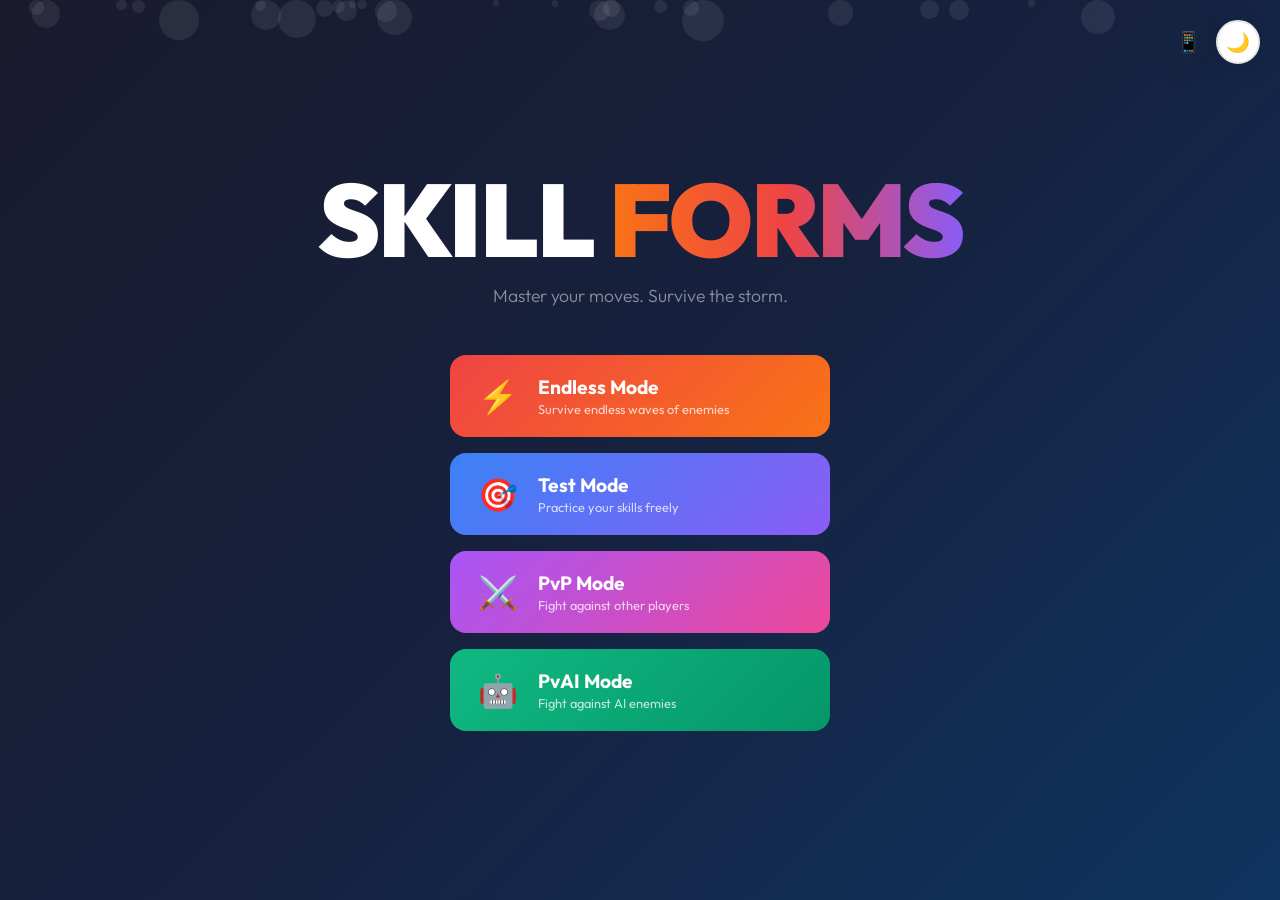
<file: index.html>
<!DOCTYPE html>
<html lang="en">
<head>
    <meta charset="UTF-8">
    <meta name="viewport" content="width=device-width, initial-scale=1.0">
    <meta name="description" content="Skill Forms — A fast-paced arena game. Master your moveset, survive endless waves of enemies, and become the ultimate skill master.">
    <title>Skill Forms</title>
    <link rel="preconnect" href="https://fonts.googleapis.com">
    <link href="https://fonts.googleapis.com/css2?family=Outfit:wght@300;400;500;600;700;800;900&display=swap" rel="stylesheet">
    <link rel="stylesheet" href="css/style.css">
    <link rel="stylesheet" href="css/teleport.css">
    <link rel="stylesheet" href="css/temperature.css">
    <link rel="stylesheet" href="css/pvp_lan.css">
    <link rel="stylesheet" href="css/gravity.css">
    <link rel="stylesheet" href="css/device.css">
</head>
<body>
<button id="btn-theme-toggle" class="theme-toggle-btn" title="Toggle Dark Mode">🌙</button>
<button id="device-toggle" class="theme-toggle-btn" style="right: 70px;" title="Toggle Mobile Controls">📱</button>

<!-- ─── MAIN MENU ─── -->
<div id="screen-menu" class="screen active">
    <div class="menu-bg-particles" id="menu-particles"></div>
    <div class="menu-content">
        <div class="game-logo">
            <span class="logo-skill">SKILL</span>
            <span class="logo-forms">FORMS</span>
        </div>
        <p class="menu-tagline">Master your moves. Survive the storm.</p>
        <div class="menu-buttons">
            <button id="btn-endless" class="menu-btn btn-endless">
                <span class="btn-icon">⚡</span>
                <span class="btn-text">
                    <span class="btn-title">Endless Mode</span>
                    <span class="btn-sub">Survive endless waves of enemies</span>
                </span>
            </button>
            <button id="btn-test" class="menu-btn btn-test">
                <span class="btn-icon">🎯</span>
                <span class="btn-text">
                    <span class="btn-title">Test Mode</span>
                    <span class="btn-sub">Practice your skills freely</span>
                </span>
            </button>
            <button id="btn-pvp" class="menu-btn btn-pvp">
                <span class="btn-icon">⚔️</span>
                <span class="btn-text">
                    <span class="btn-title">PvP Mode</span>
                    <span class="btn-sub">Fight against other players</span>
                </span>
            </button>
            <button id="btn-pvai" class="menu-btn btn-pvai">
                <span class="btn-icon">🤖</span>
                <span class="btn-text">
                    <span class="btn-title">PvAI Mode</span>
                    <span class="btn-sub">Fight against AI enemies</span>
                </span>
            </button>
        </div>
    </div>
</div>

<!-- ─── MOVESET SELECTION ─── -->
<div id="screen-moveset" class="screen">
    <div class="screen-header">
        <button class="back-btn" id="btn-back-moveset">← Back</button>
        <div class="screen-title-wrap">
            <h1 class="screen-title">Choose Your Moveset</h1>
            <span id="mode-badge" class="mode-badge">ENDLESS</span>
        </div>
    </div>
    <div class="moveset-options">
        <div class="moveset-card" id="btn-premade">
            <div class="moveset-card-icon">🗡️</div>
            <h2 class="moveset-card-title">Pre-Made Moveset</h2>
            <p class="moveset-card-desc">Choose from a curated collection of powerful, themed skill combinations crafted for different playstyles.</p>
            <div class="moveset-card-tags">
                <span class="tag">Ready to Use</span>
            </div>
            <div class="moveset-card-cta">Select →</div>
        </div>
        <div class="moveset-card" id="btn-create">
            <div class="moveset-card-icon">⚗️</div>
            <h2 class="moveset-card-title">Create Moveset</h2>
            <p class="moveset-card-desc">Mix and match from 8 unique skills to forge your own custom skill combination.</p>
            <div class="moveset-card-tags">
                <span class="tag">Pick 4</span>
                <span class="tag">Your Choice</span>
            </div>
            <div class="moveset-card-cta">Build →</div>
        </div>
    </div>
</div>

<!-- ─── PRE-MADE MOVESET BROWSER ─── -->
<div id="screen-premade" class="screen">
    <div class="screen-header">
        <button class="back-btn" id="btn-back-premade">← Back</button>
        <h1 class="screen-title">Pre-Made Movesets</h1>
    </div>
    <div class="premade-grid" id="premade-grid">
        <!-- filled by JS -->
    </div>
    <div class="premade-detail" id="premade-detail">
        <p class="premade-hint">← Select a moveset to see details</p>
    </div>
    <div class="premade-footer">
        <button id="btn-start-premade" class="start-btn" disabled>Start Game →</button>
    </div>
</div>

<!-- ─── CREATE MOVESET ─── -->
<div id="screen-create" class="screen">
    <div class="screen-header">
        <button class="back-btn" id="btn-back-create">← Back</button>
        <h1 class="screen-title">Build Your Moveset</h1>
    </div>
    <div class="create-layout">
        <div class="create-pool-wrap">
            <h3 class="create-section-title">Skill Pool <span class="create-hint">Click to add (max 4)</span></h3>
            <div class="skill-pool" id="skill-pool">
                <!-- filled by JS -->
            </div>
        </div>
        <div class="create-slots-wrap">
            <h3 class="create-section-title">Your Moveset <span id="create-count" class="create-count">0 / 4</span></h3>
            <div class="skill-slots" id="skill-slots">
                <div class="skill-slot empty" data-slot="0"><span>Q</span></div>
                <div class="skill-slot empty" data-slot="1"><span>W</span></div>
                <div class="skill-slot empty" data-slot="2"><span>E</span></div>
                <div class="skill-slot empty" data-slot="3"><span>R</span></div>
            </div>
            <div class="create-footer">
                <button id="btn-start-create" class="start-btn" disabled>Start Game →</button>
            </div>
        </div>
    </div>
</div>
 
<!-- ─── PVAI CONFIGURATION SCREEN ─── -->
<div id="screen-pvai-config" class="screen">
    <div class="screen-header">
        <button class="back-btn" id="btn-back-pvai">← Back</button>
        <div class="screen-title-wrap">
            <h1 class="screen-title">Configure PvAI Battle</h1>
        </div>
    </div>
    <div class="create-layout">
        <div class="create-pool-wrap">
            <h3 class="create-section-title">Select Enemy</h3>
            <div class="enemy-card selected" style="background: var(--white); padding: 20px; border-radius: 12px; border: 2px solid #ef4444; text-align: center; position: relative;">
                <button id="btn-enemy-settings" style="position: absolute; top: 10px; right: 10px; background: none; border: none; font-size: 1.2rem; cursor: pointer; color: var(--text);">⚙️</button>
                <div class="enemy-icon" style="background: #ef4444; width: 40px; height: 40px; border-radius: 50%; margin: 0 auto 10px;"></div>
                <h3 class="enemy-name" style="margin-bottom: 5px; color: var(--text);">Red Grunt</h3>
                <div class="enemy-stats" id="enemy-card-stats" style="font-size: 14px; opacity: 0.8; margin-bottom: 10px; color: #ef4444;">HP: 100 | Speed: 120 | Damage: 10</div>
                <p class="enemy-desc" style="font-size: 14px; opacity: 0.7; color: var(--text);">A standard enemy that chases the player. Can be pushed, frozen, and damaged.</p>
                
                <div id="enemy-settings-menu" style="display: none; background: var(--bg); padding: 10px; border-radius: 8px; margin-top: 10px; border: 1px solid var(--sub); text-align: left;">
                    <p style="font-weight: 700; font-size: 14px; margin-bottom: 5px; color: var(--text);">Equip Gear:</p>
                    <label style="display: flex; align-items: center; gap: 5px; font-size: 13px; color: var(--text);"><input type="checkbox" id="chk-sword"> Sword (+10 Dmg)</label>
                    <label style="display: flex; align-items: center; gap: 5px; font-size: 13px; color: var(--text);"><input type="checkbox" id="chk-armor"> Armor (+50 HP)</label>
                    <label style="display: flex; align-items: center; gap: 5px; font-size: 13px; color: var(--text);"><input type="checkbox" id="chk-bow"> Bow (Ranged Attack)</label>
                    <label style="display: flex; align-items: center; gap: 5px; font-size: 13px; color: var(--text);"><input type="checkbox" id="chk-emitter"> Emitter (Energy Attacks)</label>
                </div>
            </div>
        </div>
        <div class="create-slots-wrap">
            <h3 class="create-section-title">Battle Settings</h3>
            <div class="setting-item" style="margin-bottom: 20px;">
                <label for="enemy-count" style="display: block; margin-bottom: 5px; color: var(--text);">Number of Enemies:</label>
                <input type="number" id="enemy-count" value="1" min="1" max="50" style="width: 100%; padding: 12px; border-radius: 8px; border: 2px solid var(--sub); background: var(--white); color: var(--text); font-family: inherit; font-size: 1rem;">
                <span id="max-enemy-hint" class="setting-hint" style="font-size: 12px; color: var(--sub); display: block; margin-top: 5px;">Max recommended for performance: 50</span>
            </div>
            
            <div class="scan-system" style="margin-bottom: 20px;">
                <button id="btn-scan-perf" class="start-btn" style="width: auto; padding: 10px 16px; font-size: 0.9rem; background: linear-gradient(135deg, var(--blue), var(--purple));">🔍 Scan Device Performance</button>
                <div id="scan-results" style="display: none; margin-top: 15px; font-size: 0.85rem; background: rgba(0,0,0,0.2); padding: 12px; border-radius: 8px;">
                    <p style="font-weight: 700; margin-bottom: 8px; color: var(--text);">📊 Estimated Limits for Your Device:</p>
                    <ul style="list-style: none; padding-left: 0; display: flex; flex-direction: column; gap: 6px;">
                        <li><span style="color: #22c55e;">🟢 FPS Drop starts at:</span> <span id="res-fps" style="font-weight:700; color:var(--text);">--</span> enemies</li>
                        <li><span style="color: #f59e0b;">🟡 Game becomes Laggy at:</span> <span id="res-lag" style="font-weight:700; color:var(--text);">--</span> enemies</li>
                        <li><span style="color: #ef4444;">🟠 Becomes Unplayable at:</span> <span id="res-unplayable" style="font-weight:700; color:var(--text);">--</span> enemies</li>
                        <li><span style="color: #7f1d1d;">🔴 Crash Risk at:</span> <span id="res-crash" style="font-weight:700; color:var(--text);">--</span> enemies</li>
                    </ul>
                </div>
            </div>
            <div class="create-footer">
                <button id="btn-start-pvai" class="start-btn">Start Battle →</button>
            </div>
        </div>
    </div>
</div>

<!-- ─── PVP CONNECTION SCREEN ─── -->
<div id="screen-pvp-connection" class="screen">
    <div class="screen-header">
        <button class="back-btn" id="btn-back-pvp">← Back</button>
        <div class="screen-title-wrap">
            <h1 class="screen-title">Multiplayer Options</h1>
        </div>
    </div>
    <div class="moveset-options">
        <div class="moveset-card" id="btn-lan">
            <div class="moveset-card-icon">🔌</div>
            <h2 class="moveset-card-title">LAN</h2>
            <p class="moveset-card-desc">Play with friends on the same local network.</p>
        </div>
        <div class="moveset-card" id="btn-bluetooth">
            <div class="moveset-card-icon">🌐</div>
            <h2 class="moveset-card-title">Bluetooth</h2>
            <p class="moveset-card-desc">Connect directly via Bluetooth.</p>
        </div>
        <div class="moveset-card disabled" id="btn-online" style="opacity: 0.5; cursor: not-allowed;">
            <div class="moveset-card-icon">☁️</div>
            <h2 class="moveset-card-title">Online <span class="wip-badge" style="background:#ff4500;font-size:10px;padding:2px 5px;border-radius:4px;margin-left:5px;">WIP</span></h2>
            <p class="moveset-card-desc">Play online match (Coming Soon!).</p>
        </div>
    </div>
</div>

<!-- ─── GAME SCREEN ─── -->
<div id="screen-game" class="screen">
    <canvas id="game-canvas"></canvas>
    <!-- HUD -->
    <!-- HUD -->
    <div class="hud" id="hud">
        <div class="hud-left">
            <div class="hud-health-wrap">
                <span class="hud-label">HP</span>
                <div class="hud-health-bar">
                    <div class="hud-health-fill" id="hud-health-fill"></div>
                </div>
                <span id="hud-hp-text" class="hud-hp-text">100</span>
            </div>
            <div id="hud-combat-mode" class="hud-mode-badge" style="background: var(--blue); margin-left: 10px;">MELEE</div>
        </div>
        <div class="hud-center">
            <!-- Skill Bar moved here -->
            <div class="skill-bar" id="skill-bar">
                <!-- filled by JS -->
            </div>
        </div>
        <div class="hud-right">
            <button class="hud-quit-btn" id="btn-quit">Quit</button>
        </div>
    </div>
</div>

<!-- ─── GAME OVER ─── -->
<div id="screen-gameover" class="screen">
    <div class="gameover-content">
        <div class="gameover-icon">💀</div>
        <h1 class="gameover-title">GAME OVER</h1>
        <div class="gameover-stats">
            <div class="stat-row">
                <span class="stat-label">Final Score</span>
                <span id="go-score" class="stat-value">0</span>
            </div>
            <div class="stat-row">
                <span class="stat-label">Waves Survived</span>
                <span id="go-wave" class="stat-value">0</span>
            </div>
            <div class="stat-row">
                <span class="stat-label">Enemies Defeated</span>
                <span id="go-kills" class="stat-value">0</span>
            </div>
        </div>
        <div class="gameover-btns">
            <button id="btn-retry" class="start-btn">Play Again</button>
            <button id="btn-main-menu" class="back-btn-large">Main Menu</button>
        </div>
    </div>
</div>

<div id="mobile-controls">
    <div class="left-controls">
        <div class="btn-row">
            <div class="mobile-btn" id="btn-shift">SHIFT</div>
            <div class="mobile-btn" id="btn-alt">ALT</div>
        </div>
        <div class="joystick-container" id="joy-move">
            <div class="joystick-handle"></div>
        </div>
    </div>
    <div class="right-controls">
        <div class="scroll-bar" id="mobile-scroll">↔️ Scroll ↔️</div>
        <div class="btn-row">
            <div class="mobile-btn" id="btn-left-click">L-Click</div>
            <div class="mobile-btn" id="btn-right-click">R-Click</div>
        </div>
        <div class="joystick-container" id="joy-aim">
            <div class="joystick-handle"></div>
        </div>
    </div>
</div>

<script src="js/globals.js"></script>
<script src="js/teleport.js"></script>
<script src="js/temperature.js"></script>
<script src="js/pvp_lan.js"></script>
<script src="js/gravity.js"></script>
<script src="js/device.js"></script>
<script src="js/game.js"></script>
</body>
</html>
</file>
<file: css/style.css>
* { margin: 0; padding: 0; box-sizing: border-box; }

:root {
  --bg: #f0f2f5;
  --white: #ffffff;
  --text: #1a1a2e;
  --sub: #6b7280;
  --red: #ef4444;
  --blue: #3b82f6;
  --green: #22c55e;
  --yellow: #f59e0b;
  --purple: #8b5cf6;
  --orange: #f97316;
  --radius: 16px;
  --shadow: 0 4px 24px rgba(0,0,0,0.10);
}

body {
  font-family: 'Outfit', sans-serif;
  background: var(--bg);
  color: var(--text);
  width: 100vw; height: 100vh;
  overflow: hidden;
}

/* ── SCREENS ── */
.screen {
  position: fixed; inset: 0;
  display: none; flex-direction: column;
  opacity: 0; transition: opacity 0.3s ease;
  overflow: hidden;
}
.screen.active { display: flex; opacity: 1; }

/* ── MAIN MENU ── */
#screen-menu {
  background: linear-gradient(135deg, #1a1a2e 0%, #16213e 50%, #0f3460 100%);
  align-items: center; justify-content: center;
}
.menu-bg-particles { position: absolute; inset: 0; overflow: hidden; }
.particle {
  position: absolute; border-radius: 50%;
  background: rgba(255,255,255,0.08);
  animation: floatUp linear infinite;
}
@keyframes floatUp {
  0% { transform: translateY(100vh) scale(0); opacity: 0; }
  10% { opacity: 1; }
  90% { opacity: 1; }
  100% { transform: translateY(-20vh) scale(1); opacity: 0; }
}
.menu-content { position: relative; z-index: 2; text-align: center; }
.game-logo {
  font-size: clamp(3rem, 8vw, 7rem);
  font-weight: 900; line-height: 1;
  margin-bottom: 12px; letter-spacing: -2px;
}
.logo-skill { color: #ffffff; }
.logo-forms {
  background: linear-gradient(90deg, #f97316, #ef4444, #8b5cf6);
  -webkit-background-clip: text;
  background-clip: text;
  -webkit-text-fill-color: transparent;
}
.menu-tagline { color: rgba(255,255,255,0.5); font-size: 1.1rem; margin-bottom: 48px; font-weight: 300; }
.menu-buttons { display: flex; flex-direction: column; gap: 16px; align-items: center; }
.menu-btn {
  display: flex; align-items: center; gap: 20px;
  width: 380px; padding: 20px 28px;
  border: none; border-radius: var(--radius); cursor: pointer;
  text-align: left; transition: transform 0.2s, box-shadow 0.2s;
  font-family: 'Outfit', sans-serif;
}
.menu-btn:hover { transform: translateY(-3px); box-shadow: 0 12px 40px rgba(0,0,0,0.3); }
.btn-endless { background: linear-gradient(135deg, #ef4444, #f97316); }
.btn-test    { background: linear-gradient(135deg, #3b82f6, #8b5cf6); }
.btn-pvp     { background: linear-gradient(135deg, #8b5cf6, #d946ef); }
.btn-icon { font-size: 2rem; }
.btn-text { display: flex; flex-direction: column; }
.btn-title { font-size: 1.2rem; font-weight: 700; color: white; }
.btn-sub   { font-size: 0.8rem; color: rgba(255,255,255,0.75); font-weight: 400; margin-top: 2px; }

/* ── SCREEN HEADER ── */
.screen-header {
  display: flex; align-items: center; gap: 20px;
  padding: 24px 32px; border-bottom: 1px solid rgba(0,0,0,0.08);
  background: var(--white); box-shadow: var(--shadow);
  flex-shrink: 0;
}
.screen-title-wrap { display: flex; align-items: center; gap: 12px; }
.screen-title { font-size: 1.6rem; font-weight: 800; color: var(--text); }
.mode-badge {
  padding: 4px 12px; border-radius: 99px; font-size: 0.75rem; font-weight: 700;
  background: var(--red); color: white; letter-spacing: 1px;
}
.mode-badge.test { background: var(--blue); }
.back-btn {
  padding: 10px 18px; border-radius: 10px; border: 2px solid #e5e7eb;
  background: white; color: var(--sub); font-family: 'Outfit', sans-serif;
  font-size: 0.95rem; font-weight: 600; cursor: pointer; transition: all 0.2s;
}
.back-btn:hover { border-color: var(--text); color: var(--text); }

/* ── MOVESET SELECT ── */
#screen-moveset { background: var(--bg); }
.moveset-options {
  flex: 1; display: flex; align-items: center; justify-content: center;
  gap: 32px; padding: 32px;
}
.moveset-card {
  background: var(--white); border-radius: 24px; padding: 40px 36px;
  box-shadow: var(--shadow); cursor: pointer; width: 340px;
  transition: transform 0.25s, box-shadow 0.25s; border: 3px solid transparent;
  display: flex; flex-direction: column; gap: 12px;
}
.moveset-card:hover {
  transform: translateY(-6px);
  box-shadow: 0 20px 60px rgba(0,0,0,0.15);
  border-color: var(--blue);
}
.moveset-card-icon { font-size: 3rem; }
.moveset-card-title { font-size: 1.5rem; font-weight: 800; }
.moveset-card-desc { color: var(--sub); font-size: 0.95rem; line-height: 1.6; }
.moveset-card-tags { display: flex; gap: 8px; flex-wrap: wrap; margin-top: 4px; }
.tag { padding: 4px 10px; border-radius: 99px; font-size: 0.75rem; font-weight: 600; background: #f3f4f6; color: var(--sub); }
.moveset-card-cta { font-weight: 700; color: var(--blue); font-size: 1.05rem; margin-top: 8px; }

/* ── PRE-MADE ── */
#screen-premade { background: var(--bg); }
.premade-grid {
  display: flex; gap: 12px; padding: 24px 32px;
  overflow-x: auto; flex-shrink: 0;
}
.premade-card {
  min-width: 160px; background: var(--white); border-radius: 14px; padding: 20px 16px;
  cursor: pointer; border: 3px solid transparent; transition: all 0.2s;
  text-align: center; display: flex; flex-direction: column; gap: 8px;
}
.premade-card:hover { border-color: var(--blue); transform: translateY(-2px); }
.premade-card.selected { border-color: var(--blue); background: #eff6ff; }
.premade-card-icon { font-size: 2rem; }
.premade-card-name { font-weight: 700; font-size: 1rem; }
.premade-card-theme { font-size: 0.75rem; color: var(--sub); }

.premade-detail {
  flex: 1; padding: 16px 32px; display: flex; flex-direction: column; gap: 16px;
  overflow-y: auto;
}
.premade-hint { color: var(--sub); font-size: 1rem; margin: auto; }
.premade-detail-inner { display: flex; flex-direction: column; gap: 16px; }
.premade-detail-header h2 { font-size: 1.6rem; font-weight: 800; }
.premade-detail-header p { color: var(--sub); }
.premade-skills-grid { display: grid; grid-template-columns: repeat(4, 1fr); gap: 12px; }
.skill-detail-card {
  background: white; border-radius: 12px; padding: 16px 12px; text-align: center;
  box-shadow: var(--shadow); border-top: 4px solid;
}
.skill-detail-card .sk-icon { font-size: 1.8rem; margin-bottom: 4px; }
.skill-detail-card .sk-name { font-weight: 700; font-size: 0.9rem; }
.skill-detail-card .sk-stats { font-size: 0.75rem; color: var(--sub); margin-top: 4px; }
.premade-footer { padding: 16px 32px; border-top: 1px solid #e5e7eb; background: white; }

/* ── CREATE MOVESET ── */
#screen-create { background: var(--bg); }
.create-layout { flex: 1; display: flex; gap: 0; overflow: hidden; }
.create-pool-wrap {
  flex: 1; padding: 24px 32px; overflow-y: auto; border-right: 1px solid #e5e7eb;
}
.create-slots-wrap {
  width: 340px; padding: 24px 32px; display: flex; flex-direction: column; gap: 16px;
  background: white;
}
.create-section-title {
  font-size: 1rem; font-weight: 700; margin-bottom: 16px; color: var(--text);
  display: flex; align-items: center; gap: 10px;
}
.create-hint { font-weight: 400; font-size: 0.8rem; color: var(--sub); }
.create-count { padding: 2px 10px; border-radius: 99px; background: var(--blue); color: white; font-size: 0.8rem; font-weight: 700; }
.skill-pool { display: grid; grid-template-columns: repeat(auto-fill, minmax(180px, 1fr)); gap: 12px; }
.pool-skill-card {
  background: white; border-radius: 12px; padding: 16px; cursor: pointer;
  border: 2.5px solid transparent; transition: all 0.2s; box-shadow: 0 2px 8px rgba(0,0,0,0.06);
  display: flex; flex-direction: column; gap: 6px;
}
.pool-skill-card:hover { transform: translateY(-2px); box-shadow: 0 6px 20px rgba(0,0,0,0.1); }
.pool-skill-card.in-use, .pool-skill-card.locked { opacity: 0.4; cursor: not-allowed; }
.pool-skill-card.in-use:hover, .pool-skill-card.locked:hover { transform: none; }
.pool-icon { font-size: 1.8rem; }
.pool-name { font-weight: 700; font-size: 0.95rem; }
.pool-stats { font-size: 0.75rem; color: var(--sub); }

.skill-slots { display: flex; flex-direction: column; gap: 10px; flex: 1; }
.skill-slot {
  display: flex; align-items: center; gap: 12px;
  background: #f9fafb; border-radius: 12px; padding: 14px 16px;
  border: 2px dashed #d1d5db; transition: all 0.2s; min-height: 68px;
}
.skill-slot:not(.empty) { border-style: solid; background: white; box-shadow: 0 2px 8px rgba(0,0,0,0.06); }
.skill-slot > span { font-weight: 800; color: #9ca3af; font-size: 0.9rem; min-width: 100px; }
.slot-icon { font-size: 1.6rem; }
.slot-name { font-weight: 700; font-size: 0.95rem; }
.slot-remove {
  margin-left: auto; background: #fee2e2; border: none; border-radius: 6px;
  color: var(--red); font-size: 1rem; width: 28px; height: 28px; cursor: pointer;
  display: flex; align-items: center; justify-content: center; transition: all 0.2s;
}
.slot-remove:hover { background: var(--red); color: white; }
.create-footer { margin-top: auto; }

/* ── START BUTTON ── */
.start-btn {
  width: 100%; padding: 16px; border-radius: 12px; border: none;
  background: linear-gradient(135deg, var(--blue), var(--purple));
  color: white; font-family: 'Outfit', sans-serif; font-size: 1.1rem;
  font-weight: 700; cursor: pointer; transition: all 0.2s;
}
.start-btn:hover:not(:disabled) { transform: translateY(-2px); box-shadow: 0 8px 24px rgba(59,130,246,0.4); }
.start-btn:disabled { opacity: 0.4; cursor: not-allowed; }

/* ── GAME SCREEN ── */
#screen-game { background: #0d1117; }
#game-canvas { position: absolute; inset: 0; width: 100%; height: 100%; display: block; cursor: none; }

/* HUD */
.hud {
  position: absolute; top: 0; left: 0; right: 0;
  display: flex; align-items: center; padding: 12px 20px;
  background: rgba(0,0,0,0.5); backdrop-filter: blur(8px); z-index: 10;
  gap: 16px;
}
.hud-left { display: flex; align-items: center; gap: 10px; min-width: 220px; }
.hud-label { color: rgba(255,255,255,0.6); font-size: 0.75rem; font-weight: 700; letter-spacing: 1px; }
.hud-health-bar {
  flex: 1; height: 10px; background: rgba(255,255,255,0.15);
  border-radius: 99px; overflow: hidden;
}
.hud-health-fill { height: 100%; background: var(--green); border-radius: 99px; transition: width 0.3s; }
.hud-hp-text { color: white; font-weight: 700; font-size: 0.9rem; min-width: 32px; }
.hud-center { flex: 1; display: flex; align-items: center; justify-content: center; gap: 20px; }
.hud-mode-badge {
  padding: 4px 12px; border-radius: 99px; font-size: 0.7rem; font-weight: 800;
  background: var(--red); color: white; letter-spacing: 1px;
}
.hud-mode-badge.test { background: var(--blue); }
.hud-wave { color: rgba(255,255,255,0.8); font-weight: 700; font-size: 1rem; }
.hud-score { color: var(--yellow); font-weight: 700; font-size: 1rem; }
.hud-right { display: flex; align-items: center; }
.hud-quit-btn {
  padding: 8px 16px; border-radius: 8px; background: rgba(255,255,255,0.1);
  border: 1px solid rgba(255,255,255,0.2); color: rgba(255,255,255,0.7);
  font-family: 'Outfit', sans-serif; font-size: 0.85rem; cursor: pointer; transition: all 0.2s;
}
.hud-quit-btn:hover { background: rgba(255,255,255,0.2); color: white; }

/* SKILL BAR (Horizontal in HUD) */
.skill-bar {
  display: flex; flex-direction: row; gap: 16px; z-index: 10;
  align-items: center;
}
.skill-container {
  display: flex; align-items: center; gap: 8px;
}
.skill-name {
  color: white; font-weight: 700; font-size: 0.9rem;
  text-shadow: 0 2px 4px rgba(0,0,0,0.5);
}
.skill-btn {
  width: 60px; height: 60px; border-radius: 12px; border: 2px solid rgba(255,255,255,0.2);
  background: rgba(0,0,0,0.6); backdrop-filter: blur(8px);
  display: flex; flex-direction: column; align-items: center; justify-content: center;
  gap: 2px; cursor: pointer; position: relative; overflow: hidden; transition: border-color 0.2s;
}
.skill-btn:hover { border-color: rgba(255,255,255,0.5); }
.skill-btn .sb-icon { font-size: 1.4rem; line-height: 1; }
.skill-btn .sb-key {
  font-size: 0.65rem; font-weight: 800; letter-spacing: 1px;
  color: rgba(255,255,255,0.5); font-family: 'Outfit', sans-serif;
}
.cd-overlay {
  position: absolute; bottom: 0; left: 0; right: 0;
  background: rgba(0,0,0,0.6); transition: height 0.1s linear; pointer-events: none;
}
.skill-selected {
  border-color: #ffffff !important;
  box-shadow: 0 0 0 2px rgba(255,255,255,0.3), 0 0 18px rgba(255,255,255,0.2);
  transform: scale(1.05);
}
.skill-selected .sb-key { color: rgba(255,255,255,0.9); }
.skill-btn .sb-cd {
  position: absolute; inset: 0; display: flex; align-items: center; justify-content: center;
  font-size: 1.1rem; font-weight: 800; color: white; font-family: 'Outfit', sans-serif;
  background: rgba(0,0,0,0.7); border-radius: 10px; opacity: 0; transition: opacity 0.1s;
}
.skill-btn.on-cooldown { border-color: rgba(255,255,255,0.1); }
.skill-btn.on-cooldown .sb-cd { opacity: 1; }

/* ── GAME OVER ── */
#screen-gameover {
  background: linear-gradient(135deg, #1a1a2e, #16213e);
  align-items: center; justify-content: center;
}
.gameover-content { text-align: center; display: flex; flex-direction: column; align-items: center; gap: 24px; }
.gameover-icon { font-size: 5rem; animation: pulse 1.5s ease-in-out infinite; }
@keyframes pulse { 0%,100%{transform:scale(1);} 50%{transform:scale(1.1);} }
.gameover-title { font-size: 3.5rem; font-weight: 900; color: var(--red); letter-spacing: 4px; }
.gameover-stats { background: rgba(255,255,255,0.05); border-radius: 16px; padding: 24px 40px; display: flex; flex-direction: column; gap: 12px; min-width: 300px; }
.stat-row { display: flex; justify-content: space-between; align-items: center; }
.stat-label { color: rgba(255,255,255,0.6); font-size: 1rem; }
.stat-value { color: white; font-weight: 800; font-size: 1.2rem; }
.gameover-btns { display: flex; gap: 12px; }
.gameover-btns .start-btn { width: 180px; }
.back-btn-large {
  width: 180px; padding: 16px; border-radius: 12px;
  background: rgba(255,255,255,0.1); border: 2px solid rgba(255,255,255,0.2);
  color: rgba(255,255,255,0.8); font-family: 'Outfit', sans-serif;
  font-size: 1.1rem; font-weight: 700; cursor: pointer; transition: all 0.2s;
}
.back-btn-large:hover { background: rgba(255,255,255,0.2); color: white; }

/* Scrollbar */
::-webkit-scrollbar { width: 6px; height: 6px; }
::-webkit-scrollbar-track { background: transparent; }
::-webkit-scrollbar-thumb { background: #d1d5db; border-radius: 99px; }

/* Theme Toggle Button */
.theme-toggle-btn {
  position: fixed; top: 20px; right: 20px; z-index: 1000;
  background: var(--white); border: 2px solid #e5e7eb;
  border-radius: 50%; width: 44px; height: 44px;
  font-size: 1.2rem; cursor: pointer;
  display: flex; align-items: center; justify-content: center;
  box-shadow: var(--shadow); transition: all 0.2s;
}
.theme-toggle-btn:hover { transform: scale(1.05); }

/* Dark Theme Variables */
body.dark-theme {
  --bg: #0f172a;
  --white: #1e293b;
  --text: #f8fafc;
  --sub: #94a3b8;
}

body.dark-theme .theme-toggle-btn {
  background: #1e293b; border-color: #334155; color: white;
}

/* Hide theme toggle in game */
body.in-game .theme-toggle-btn {
  display: none;
}

/* ── PVP & PVAI BUTTONS ── */
.btn-pvp {
  background: linear-gradient(135deg, #a855f7, #ec4899) !important;
}
.btn-pvai {
  background: linear-gradient(135deg, #10b981, #059669) !important;
}
</file>
<file: css/teleport.css>
/* ── TELEPORT CHARACTER STYLES ── */
/* Add any specific styles for the Teleport character here if needed in the future. */
</file>
<file: css/temperature.css>
/* ═══════════════════════════════════════════════
   CHARACTER: Temperature
   ═══════════════════════════════════════════════ */

/* Temperature percentage colors in HUD */
.temp-hot {
  color: #ff4500;
  font-weight: 700;
  text-shadow: 0 0 10px rgba(255, 69, 0, 0.3);
}

.temp-cold {
  color: #00bfff;
  font-weight: 700;
  text-shadow: 0 0 10px rgba(0, 191, 255, 0.3);
}

/* Custom styles for Temperature pool card if needed */
.pool-skill-card.character-temperature {
  border-color: rgba(255, 69, 0, 0.2);
}

.pool-skill-card.character-temperature:hover {
  border-color: #ff4500;
}
</file>
<file: css/pvp_lan.css>
/* ═══════════════════════════════════════════════
   SKILL FORMS — PvP LAN Mode Styles
   ═══════════════════════════════════════════════ */

/* PvP specific styles can be added here.
   Most styles are currently in style.css or rendered on canvas. */

.pvp-warning {
    color: #ef4444;
    font-weight: 700;
    font-size: 24px;
    text-align: center;
}
</file>
<file: css/gravity.css>
/* ═══════════════════════════════════════════════
   GRAVITY MOVESET STYLES
   ═══════════════════════════════════════════════ */

/* Match default button styles */
.premade-card[data-theme="Gravitational Control"] {
    background: var(--white);
    border-color: transparent;
}

.premade-card[data-theme="Gravitational Control"]:hover {
    border-color: var(--blue);
    transform: translateY(-2px);
}

.premade-card[data-theme="Gravitational Control"].selected {
    border-color: var(--blue);
    background: #eff6ff;
}
</file>
<file: css/device.css>
/* Mobile Controls Container */
#mobile-controls {
  position: fixed;
  bottom: 20px;
  left: 20px;
  right: 20px;
  height: 220px;
  display: none; /* Hidden by default */
  justify-content: space-between;
  align-items: flex-end;
  pointer-events: none;
  z-index: 1000;
  font-family: 'Outfit', sans-serif;
}

#mobile-controls.active {
  display: flex;
}

/* Joystick Styles */
.joystick-container {
  width: 120px;
  height: 120px;
  background: rgba(255, 255, 255, 0.2);
  border: 2px solid rgba(255, 255, 255, 0.5);
  border-radius: 50%;
  position: relative;
  pointer-events: auto;
  touch-action: none;
  backdrop-filter: blur(5px);
}

.joystick-handle {
  width: 50px;
  height: 50px;
  background: #ffffff;
  border-radius: 50%;
  position: absolute;
  top: 50%;
  left: 50%;
  transform: translate(-50%, -50%);
  box-shadow: 0 4px 10px rgba(0,0,0,0.3);
  transition: transform 0.05s;
}

/* Button Styles */
.mobile-btn {
  width: 60px;
  height: 60px;
  background: #2563eb;
  color: #ffffff;
  border-radius: 50%;
  display: flex;
  align-items: center;
  justify-content: center;
  font-weight: bold;
  font-size: 14px;
  pointer-events: auto;
  touch-action: none;
  box-shadow: 0 4px 6px rgba(0,0,0,0.3);
  user-select: none;
  border: 2px solid rgba(255, 255, 255, 0.5);
}

.mobile-btn:active {
  transform: scale(0.9);
  background: #1d4ed8;
}

/* Specific Placements */
.left-controls {
  display: flex;
  flex-direction: column;
  align-items: center;
  gap: 15px;
}

.right-controls {
  display: flex;
  flex-direction: column;
  align-items: center;
  gap: 15px;
}

.btn-row {
  display: flex;
  gap: 15px;
}

/* Scroll Bar */
.scroll-bar {
  width: 140px;
  height: 25px;
  background: rgba(255, 255, 255, 0.2);
  border: 2px solid rgba(255, 255, 255, 0.5);
  border-radius: 15px;
  pointer-events: auto;
  touch-action: none;
  display: flex;
  align-items: center;
  justify-content: center;
  color: #ffffff;
  font-size: 12px;
  font-weight: bold;
  backdrop-filter: blur(5px);
}

/* Toggle Button in Header */
#device-toggle {
  background: none;
  border: none;
  font-size: 20px;
  cursor: pointer;
  padding: 8px;
  border-radius: 50%;
  display: flex;
  align-items: center;
  justify-content: center;
  transition: background 0.3s;
}

#device-toggle:hover {
  background: rgba(0,0,0,0.1);
}

.dark-mode #device-toggle:hover {
  background: rgba(255,255,255,0.1);
}
</file>
